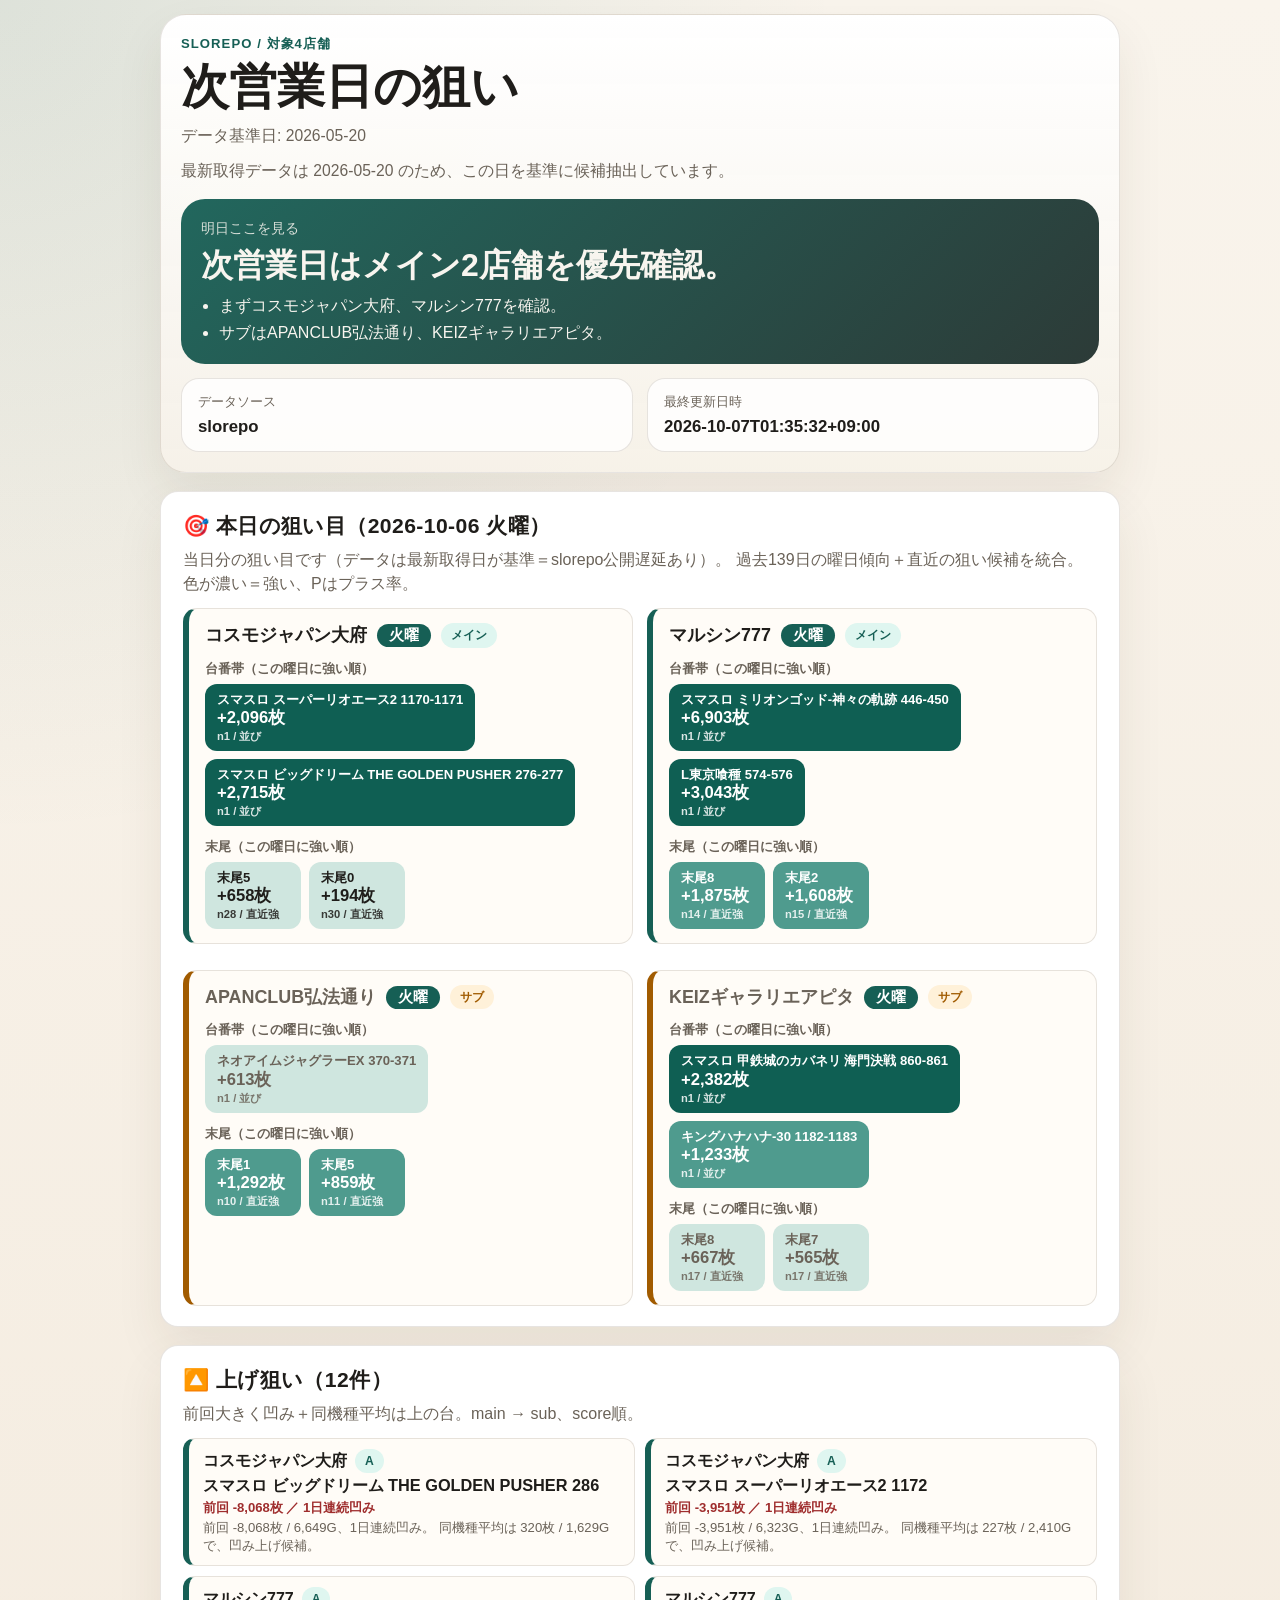
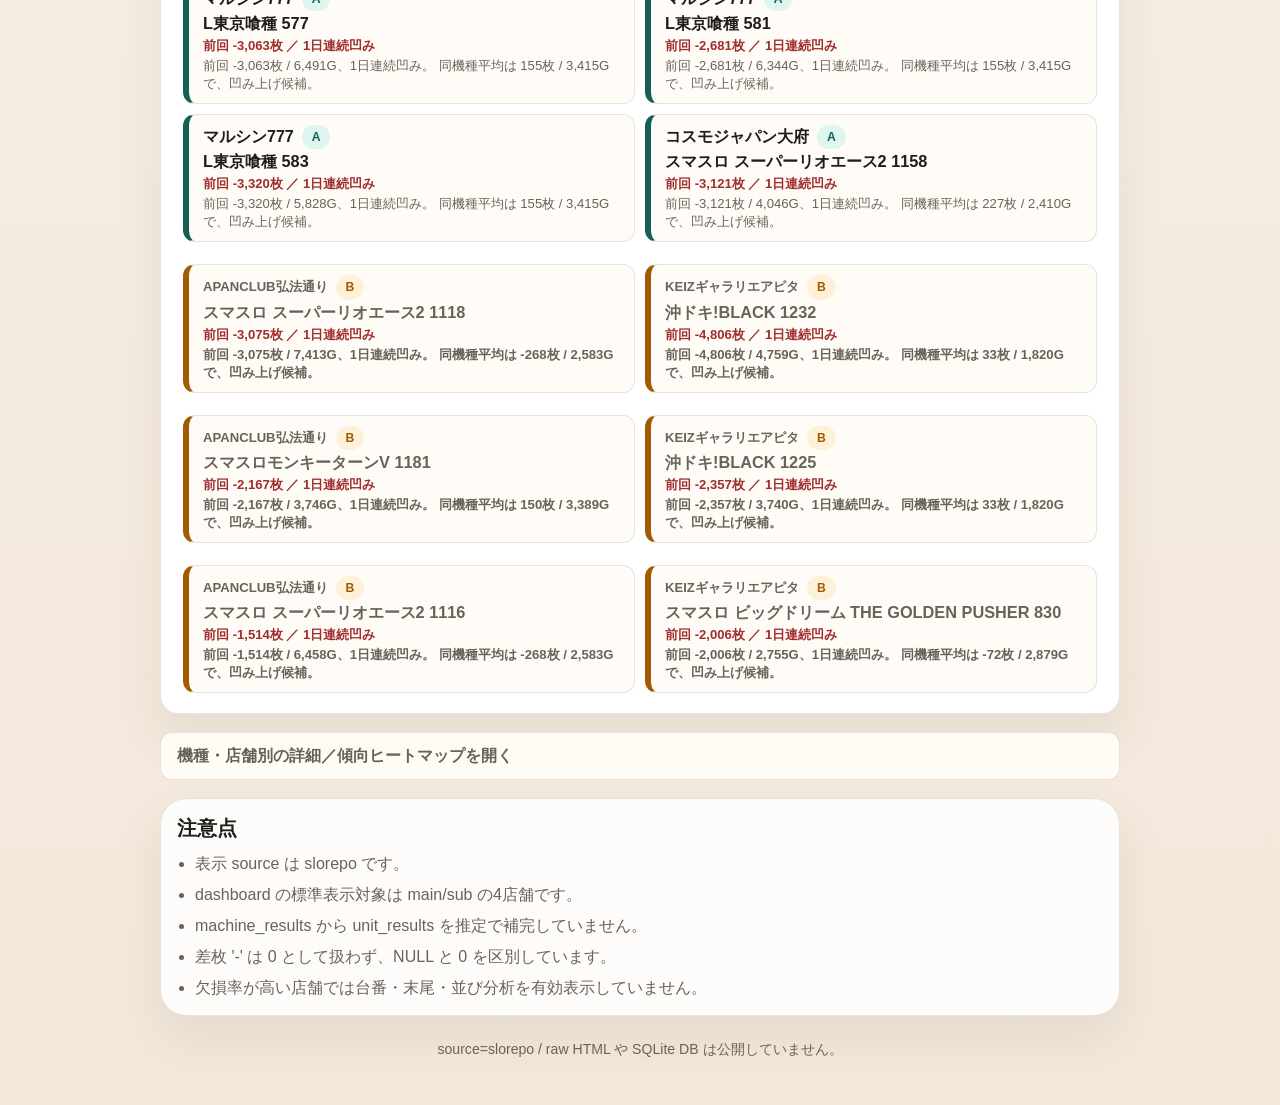
<file: index.html>
<!doctype html>
<html lang="ja">
  <head>
    <meta charset="utf-8">
    <meta name="viewport" content="width=device-width, initial-scale=1">
    <title>Slot Analyzer Dashboard</title>
    <link rel="stylesheet" href="./assets/style.css">
  </head>
  <body>
    <div id="app"></div>
    <script src="./assets/app.js"></script>
  </body>
</html>
</file>
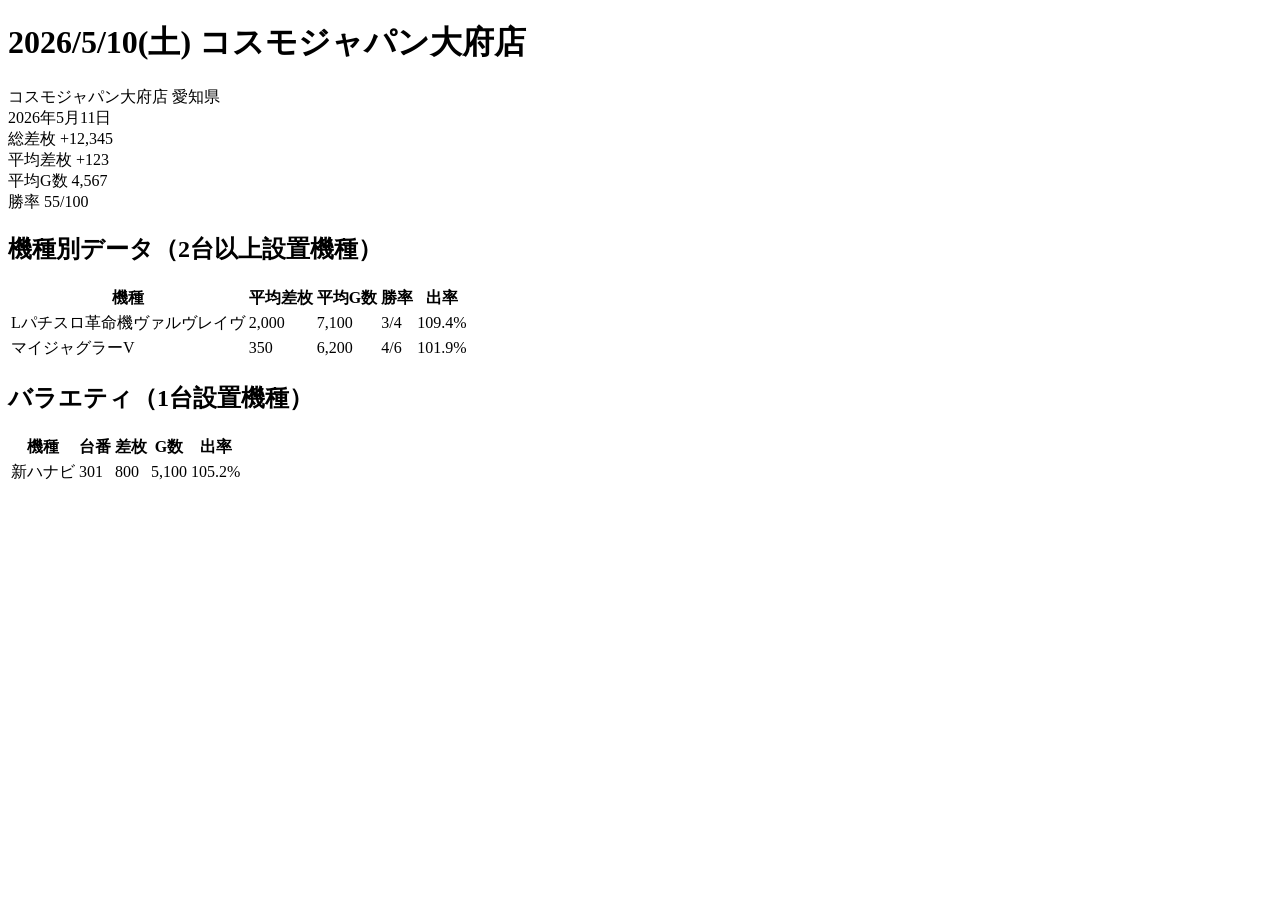
<file: tests/fixtures/minrepo_detail.html>
<!doctype html>
<html lang="ja">
  <body>
    <h1>2026/5/10(土) コスモジャパン大府店</h1>
    <div>コスモジャパン大府店 愛知県</div>
    <div>2026年5月11日</div>
    <div>総差枚 +12,345</div>
    <div>平均差枚 +123</div>
    <div>平均G数 4,567</div>
    <div>勝率 55/100</div>

    <h2>機種別データ（2台以上設置機種）</h2>
    <table>
      <tr>
        <th>機種</th>
        <th>平均差枚</th>
        <th>平均G数</th>
        <th>勝率</th>
        <th>出率</th>
      </tr>
      <tr>
        <td>Lパチスロ革命機ヴァルヴレイヴ</td>
        <td>2,000</td>
        <td>7,100</td>
        <td>3/4</td>
        <td>109.4%</td>
      </tr>
      <tr>
        <td>マイジャグラーV</td>
        <td>350</td>
        <td>6,200</td>
        <td>4/6</td>
        <td>101.9%</td>
      </tr>
    </table>

    <h2>バラエティ（1台設置機種）</h2>
    <table>
      <tr>
        <th>機種</th>
        <th>台番</th>
        <th>差枚</th>
        <th>G数</th>
        <th>出率</th>
      </tr>
      <tr>
        <td>新ハナビ</td>
        <td>301</td>
        <td>800</td>
        <td>5,100</td>
        <td>105.2%</td>
      </tr>
    </table>
  </body>
</html>
</file>
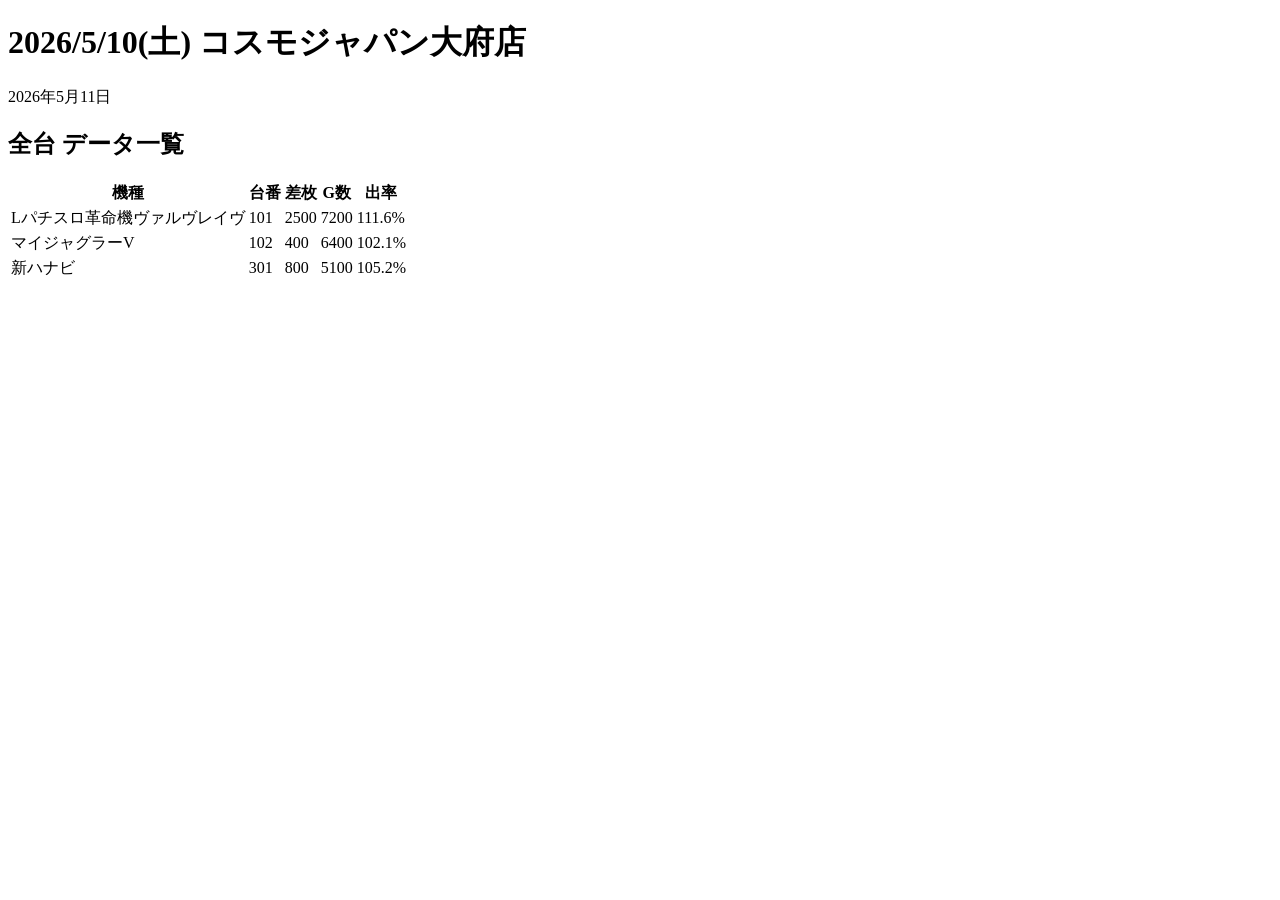
<file: tests/fixtures/minrepo_units.html>
<!doctype html>
<html lang="ja">
  <body>
    <h1>2026/5/10(土) コスモジャパン大府店</h1>
    <div>2026年5月11日</div>

    <h2>全台 データ一覧</h2>
    <table>
      <tr>
        <th>機種</th>
        <th>台番</th>
        <th>差枚</th>
        <th>G数</th>
        <th>出率</th>
      </tr>
      <tr>
        <td>Lパチスロ革命機ヴァルヴレイヴ</td>
        <td>101</td>
        <td>2500</td>
        <td>7200</td>
        <td>111.6%</td>
      </tr>
      <tr>
        <td>マイジャグラーV</td>
        <td>102</td>
        <td>400</td>
        <td>6400</td>
        <td>102.1%</td>
      </tr>
      <tr>
        <td>新ハナビ</td>
        <td>301</td>
        <td>800</td>
        <td>5100</td>
        <td>105.2%</td>
      </tr>
    </table>
  </body>
</html>
</file>
<file: assets/style.css>
:root {
  --bg: #f6f1e8;
  --surface: rgba(255, 252, 247, 0.94);
  --surface-strong: #ffffff;
  --ink: #1f1d1a;
  --muted: #6a6258;
  --line: rgba(122, 108, 90, 0.18);
  --shadow: 0 22px 48px rgba(67, 48, 22, 0.08);
  --grade-a: #165f55;
  --grade-a-soft: #dff6f0;
  --grade-b: #a15b00;
  --grade-b-soft: #fff1d9;
  --grade-c: #9f2d2d;
  --grade-c-soft: #ffe3e0;
  --grade-calm: #e7ddd0;
}

* {
  box-sizing: border-box;
}

body {
  margin: 0;
  font-family: "Hiragino Sans", "Yu Gothic", sans-serif;
  color: var(--ink);
  background:
    radial-gradient(circle at top left, rgba(22, 95, 85, 0.12), transparent 28%),
    linear-gradient(180deg, #f9f4ec 0%, #f2e8da 100%);
}

button,
summary {
  font: inherit;
}

.page {
  width: min(960px, calc(100% - 20px));
  margin: 0 auto;
  padding: 14px 0 32px;
}

.hero,
.group-panel,
.store-card,
.note-card,
.target-panel,
.target-card {
  background: var(--surface);
  border: 1px solid var(--line);
  border-radius: 26px;
  box-shadow: var(--shadow);
}

.hero {
  padding: 20px;
  background: linear-gradient(180deg, rgba(255, 255, 255, 0.98), rgba(246, 241, 232, 0.94));
}

.eyebrow {
  margin: 0;
  color: var(--grade-a);
  font-size: 0.82rem;
  font-weight: 800;
  letter-spacing: 0.08em;
  text-transform: uppercase;
}

.hero-title {
  margin: 8px 0 0;
  font-size: clamp(1.9rem, 4vw, 3rem);
  line-height: 1.08;
}

.hero-copy {
  margin: 10px 0 0;
  color: var(--muted);
  font-size: 0.98rem;
  line-height: 1.6;
}

.summary-card {
  margin-top: 16px;
  padding: 20px;
  border-radius: 24px;
  background: linear-gradient(135deg, rgba(22, 95, 85, 0.95), rgba(27, 43, 40, 0.92));
  color: #f8f5ef;
}

.summary-kicker {
  margin: 0;
  font-size: 0.9rem;
  opacity: 0.85;
}

.summary-title {
  margin: 8px 0 0;
  font-size: clamp(1.35rem, 3vw, 2rem);
  line-height: 1.2;
}

.summary-lines {
  margin: 12px 0 0;
  padding-left: 18px;
}

.summary-lines li + li {
  margin-top: 6px;
}

.group-head h2,
.note-card h2 {
  margin: 0;
  font-size: 1.24rem;
}

.group-copy,
.detail-grid p {
  margin: 8px 0 0;
  color: var(--muted);
  line-height: 1.5;
}

.meta-row,
.target-grid,
.group-grid,
.detail-grid {
  display: grid;
  gap: 14px;
}

.meta-row {
  grid-template-columns: 1fr 1fr;
  margin-top: 14px;
}

.meta-chip {
  padding: 14px 16px;
  border-radius: 18px;
  border: 1px solid var(--line);
  background: rgba(255, 255, 255, 0.82);
}

.meta-label,
.summary-label {
  color: var(--muted);
  font-size: 0.82rem;
}

.meta-value {
  margin-top: 6px;
  font-size: 1.05rem;
  font-weight: 800;
}

.target-panel {
  margin-top: 18px;
  padding: 18px;
}

.target-panel h2,
.target-card h3 {
  margin: 0;
}

.target-copy {
  margin: 8px 0 0;
  color: var(--muted);
  line-height: 1.5;
}

.target-grid {
  grid-template-columns: 1fr;
  margin-top: 14px;
}

.target-card {
  padding: 16px;
  border-radius: 18px;
  background: rgba(255, 255, 255, 0.92);
}

.focus-grid {
  display: grid;
  grid-template-columns: 1fr;
  gap: 12px;
  margin-top: 12px;
}

.focus-card {
  padding: 15px;
  border-radius: 20px;
  border: 1px solid var(--line);
  background: #ffffff;
  overflow-wrap: anywhere;
}

.focus-card.main {
  border-color: rgba(22, 95, 85, 0.24);
}

.focus-card.sub {
  border-color: rgba(161, 91, 0, 0.24);
}

.focus-title {
  margin: 8px 0 0;
  font-size: 1.08rem;
  line-height: 1.4;
}

.focus-detail {
  margin: 8px 0 0;
  font-size: 0.95rem;
  line-height: 1.55;
}

.focus-kicker {
  margin: 6px 0 0;
  color: var(--muted);
  font-size: 0.86rem;
}

.focus-scoreline {
  margin: 8px 0 0;
  color: var(--muted);
  font-size: 0.78rem;
}

.target-section-title {
  margin: 18px 0 0;
  font-size: 1.08rem;
}

.section-title {
  margin: 20px 0 0;
  font-size: 1.22rem;
}

.section-copy {
  margin: 8px 0 0;
  color: var(--muted);
  line-height: 1.55;
}

.priority-overview {
  margin-top: 14px;
  display: grid;
  grid-template-columns: 1fr;
  gap: 12px;
}

.coverage-panel {
  margin-top: 16px;
}

.trend-panel {
  margin-top: 18px;
  padding: 18px;
}

.trend-grid {
  display: grid;
  grid-template-columns: 1fr;
  gap: 14px;
  margin-top: 14px;
}

.trend-store-card {
  padding: 16px;
  border-radius: 20px;
  border: 1px solid var(--line);
  background: rgba(255, 255, 255, 0.92);
}

.trend-title {
  margin: 10px 0 0;
  font-size: 1.08rem;
}

.trend-summary {
  margin: 10px 0 0;
  color: var(--ink);
  line-height: 1.6;
}

.trend-subtitle {
  margin: 14px 0 0;
  font-size: 0.96rem;
}

.trend-list {
  margin: 8px 0 0;
  padding-left: 18px;
}

.trend-list li + li {
  margin-top: 6px;
}

.trend-caption {
  margin: 6px 0 0;
  color: var(--muted);
  font-size: 0.88rem;
  line-height: 1.5;
}

.tomorrow-ribbon {
  display: grid;
  grid-template-columns: 1fr;
  gap: 10px;
  margin-top: 14px;
}

.ribbon-row {
  padding: 12px 14px;
  border-radius: 16px;
  border: 1px solid var(--line);
  background: rgba(255, 255, 255, 0.92);
  display: flex;
  flex-direction: column;
  gap: 6px;
}

.ribbon-head {
  display: flex;
  align-items: center;
  gap: 8px;
  flex-wrap: wrap;
}

.ribbon-store {
  font-weight: 800;
  font-size: 1.02rem;
  overflow-wrap: anywhere;
}

.ribbon-line {
  color: var(--ink);
  font-size: 0.92rem;
  line-height: 1.55;
  overflow-wrap: anywhere;
}

.trend-front {
  margin: 8px 0 0;
  padding: 12px 14px;
  border-radius: 16px;
  border: 1px solid var(--line);
  background: rgba(255, 255, 255, 0.7);
}

.trend-front-name {
  font-weight: 800;
  font-size: 1rem;
  overflow-wrap: anywhere;
}

.trend-front-metric {
  margin: 6px 0 0;
  color: var(--ink);
  font-size: 0.9rem;
  line-height: 1.5;
  overflow-wrap: anywhere;
}

.trend-front-reason {
  margin: 6px 0 0;
  color: var(--muted);
  font-size: 0.9rem;
  line-height: 1.55;
  overflow-wrap: anywhere;
}

.trend-empty {
  margin: 8px 0 0;
  color: var(--muted);
  font-size: 0.92rem;
  line-height: 1.55;
  overflow-wrap: anywhere;
}

.trend-tag {
  display: inline-block;
  margin-top: 6px;
  padding: 2px 10px;
  border-radius: 999px;
  background: rgba(22, 95, 85, 0.12);
  color: var(--grade-a);
  font-size: 0.78rem;
  font-weight: 700;
}

.recent-grid {
  display: grid;
  grid-template-columns: 1fr;
  gap: 14px;
  margin-top: 14px;
}

.recent-store-card {
  padding: 16px;
  border-radius: 20px;
  border: 1px solid var(--line);
  background: rgba(255, 255, 255, 0.92);
}

.recent-title {
  margin: 10px 0 0;
  font-size: 1.08rem;
  overflow-wrap: anywhere;
}

.recent-day {
  margin: 10px 0 0;
  padding: 12px 14px;
  border-radius: 16px;
  border: 1px solid var(--line);
  background: rgba(255, 255, 255, 0.7);
}

.recent-day-head {
  font-weight: 800;
  font-size: 0.98rem;
}

.recent-day-metric {
  margin: 6px 0 0;
  color: var(--muted);
  font-size: 0.9rem;
  line-height: 1.55;
  overflow-wrap: anywhere;
}

.recent-machine-list {
  margin: 8px 0 0;
  padding-left: 18px;
}

.recent-machine-list li + li {
  margin-top: 4px;
}

.recent-machine-meta {
  color: var(--muted);
  font-size: 0.86rem;
  overflow-wrap: anywhere;
}

.pattern-grid {
  display: grid;
  grid-template-columns: 1fr;
  gap: 14px;
  margin-top: 14px;
}

.pattern-store-card {
  padding: 16px;
  border-radius: 20px;
  border: 1px solid var(--line);
  background: rgba(255, 255, 255, 0.92);
}

.pattern-title {
  margin: 10px 0 0;
  font-size: 1.08rem;
  overflow-wrap: anywhere;
}

.pattern-list {
  margin: 8px 0 0;
  padding-left: 18px;
}

.pattern-list li {
  margin: 4px 0 0;
  color: var(--ink);
  font-size: 0.9rem;
  line-height: 1.55;
  overflow-wrap: anywhere;
}

.pattern-list li strong {
  display: inline-block;
  min-width: 1.4em;
  color: var(--grade-a);
}

.heat-grid {
  display: grid;
  grid-template-columns: 3.4em repeat(7, 1fr);
  gap: 3px;
  margin: 8px 0 0;
}

.heat-cell {
  display: flex;
  align-items: center;
  justify-content: center;
  min-height: 26px;
  border-radius: 6px;
  font-size: 0.62rem;
  font-weight: 700;
  color: #1f1d1a;
  overflow: hidden;
}

.heat-head {
  font-size: 0.74rem;
  color: var(--muted);
  background: transparent;
}

.heat-label {
  justify-content: flex-start;
  font-size: 0.74rem;
  font-weight: 800;
  color: var(--ink);
  background: transparent;
}

.heat-5 { background: #0f5f53; color: #fff; }
.heat-4 { background: #4f9b8e; color: #fff; }
.heat-3 { background: #cfe6df; }
.heat-2 { background: #f6dfb6; }
.heat-1 { background: #f3c2bc; }
.heat-na {
  background:
    repeating-linear-gradient(
      45deg,
      rgba(122, 108, 90, 0.12),
      rgba(122, 108, 90, 0.12) 3px,
      transparent 3px,
      transparent 6px
    );
  color: var(--muted);
}

.heat-meta {
  grid-column: 1 / -1;
  display: flex;
  align-items: center;
  gap: 8px;
  flex-wrap: wrap;
  margin: 2px 0 8px;
  font-size: 0.82rem;
  color: var(--muted);
}

.pbar {
  flex: 1;
  min-width: 70px;
  height: 8px;
  border-radius: 999px;
  background: rgba(122, 108, 90, 0.16);
  overflow: hidden;
}

.pbar-fill {
  display: block;
  height: 100%;
  background: linear-gradient(90deg, #4f9b8e, #0f5f53);
}

.chip-row {
  display: flex;
  flex-wrap: wrap;
  gap: 6px;
  margin: 8px 0 0;
}

.event-chip {
  padding: 4px 10px;
  border-radius: 999px;
  font-size: 0.8rem;
  font-weight: 700;
}

.ev-up { background: var(--grade-a-soft); color: var(--grade-a); }
.ev-down { background: var(--grade-c-soft); color: var(--grade-c); }

.cycle-list {
  display: flex;
  flex-direction: column;
  gap: 6px;
  margin: 8px 0 0;
}

.cycle-chip {
  font-size: 0.86rem;
  color: var(--ink);
  overflow-wrap: anywhere;
}

.cycle-dots {
  letter-spacing: 1px;
  color: var(--grade-a);
  font-size: 0.8rem;
}

.coverage-grid {
  display: grid;
  grid-template-columns: 1fr;
  gap: 12px;
  margin-top: 12px;
}

.coverage-card {
  padding: 16px;
  border-radius: 18px;
  border: 1px solid var(--line);
  background: rgba(255, 255, 255, 0.9);
}

.coverage-card.normal {
  border-color: rgba(22, 95, 85, 0.24);
}

.coverage-card.caution {
  border-color: rgba(161, 91, 0, 0.24);
  background: rgba(255, 247, 230, 0.92);
}

.coverage-card.warning {
  border-color: rgba(159, 45, 45, 0.24);
  background: rgba(255, 235, 232, 0.92);
}

.coverage-top {
  display: flex;
  justify-content: space-between;
  gap: 12px;
  align-items: flex-start;
}

.coverage-title {
  margin: 0;
  font-size: 1.02rem;
}

.coverage-days {
  margin-top: 8px;
  font-size: 1.1rem;
  font-weight: 800;
}

.coverage-meta {
  margin: 8px 0 0;
  color: var(--muted);
  font-size: 0.9rem;
  line-height: 1.5;
}

.priority-card {
  padding: 16px;
  border-radius: 18px;
  border: 1px solid var(--line);
  background: rgba(255, 255, 255, 0.82);
}

.priority-card.main {
  border-color: rgba(22, 95, 85, 0.24);
}

.priority-card.sub {
  border-color: rgba(161, 91, 0, 0.24);
}

.priority-card.watch {
  border-color: rgba(122, 108, 90, 0.22);
}

.tier-row {
  display: grid;
  grid-template-columns: repeat(2, minmax(0, 1fr));
  gap: 10px;
  margin-top: 12px;
}

.tier-chip {
  padding: 12px;
  border-radius: 16px;
  text-align: center;
  background: rgba(255, 255, 255, 0.88);
  border: 1px solid var(--line);
}

.tier-label {
  color: var(--muted);
  font-size: 0.8rem;
}

.tier-value {
  margin-top: 6px;
  font-size: 1.15rem;
  font-weight: 800;
}

.candidate-list {
  margin: 12px 0 0;
  padding-left: 18px;
  color: var(--muted);
}

.candidate-list li + li {
  margin-top: 10px;
}

.candidate-meta {
  display: block;
  margin-top: 4px;
  font-size: 0.9rem;
}

.focus-details {
  margin-top: 12px;
  border-top: 1px solid var(--line);
  padding-top: 10px;
}

.focus-details summary {
  cursor: pointer;
  list-style: none;
  font-weight: 800;
  font-size: 0.96rem;
}

.focus-details summary::-webkit-details-marker {
  display: none;
}

.focus-details summary::after {
  content: "＋";
  margin-left: 8px;
}

.focus-details[open] summary::after {
  content: "−";
}

.focus-details-grid {
  display: grid;
  grid-template-columns: 1fr;
  gap: 10px;
  margin-top: 12px;
}

.metric-negative {
  color: var(--grade-c);
  font-weight: 800;
}

.metric-strong {
  color: var(--ink);
  font-weight: 800;
}

.note-card {
  margin-top: 18px;
  padding: 16px;
  background: rgba(255, 255, 255, 0.86);
}

.group-panel {
  margin-top: 22px;
  padding: 20px;
}

.group-panel.compact {
  padding: 16px;
  opacity: 0.92;
}

.group-head {
  display: flex;
  justify-content: space-between;
  gap: 14px;
  align-items: flex-start;
}

.group-panel[data-grade="A"] {
  border-color: rgba(22, 95, 85, 0.18);
}

.group-panel[data-grade="B"] {
  border-color: rgba(161, 91, 0, 0.2);
  background: linear-gradient(180deg, rgba(255, 252, 247, 0.96), rgba(255, 247, 230, 0.94));
}

.group-panel[data-grade="C"] {
  border-color: rgba(159, 45, 45, 0.2);
  background: linear-gradient(180deg, rgba(255, 252, 247, 0.96), rgba(255, 235, 232, 0.94));
}

.group-count {
  min-width: 82px;
  padding: 10px 12px;
  border-radius: 18px;
  text-align: center;
  background: rgba(255, 255, 255, 0.88);
  border: 1px solid var(--line);
}

.group-count strong {
  display: block;
  font-size: 1.3rem;
}

.group-grid {
  grid-template-columns: repeat(auto-fit, minmax(280px, 1fr));
  margin-top: 18px;
}

.empty-note {
  margin: 18px 0 0;
  padding: 16px;
  border-radius: 18px;
  background: rgba(255, 255, 255, 0.7);
  color: var(--muted);
}

.store-card {
  padding: 18px;
  display: flex;
  flex-direction: column;
  gap: 14px;
}

.store-card[data-grade="A"] {
  border-color: rgba(22, 95, 85, 0.18);
}

.store-card[data-grade="B"] {
  border-color: rgba(161, 91, 0, 0.24);
  background: linear-gradient(180deg, rgba(255, 255, 255, 0.96), rgba(255, 246, 225, 0.9));
}

.store-card[data-grade="C"] {
  border-color: rgba(159, 45, 45, 0.24);
  background: linear-gradient(180deg, rgba(255, 255, 255, 0.96), rgba(255, 235, 232, 0.92));
}

.store-top {
  display: flex;
  justify-content: space-between;
  gap: 14px;
  align-items: flex-start;
}

.store-title {
  margin: 0;
  font-size: 1.12rem;
}

.badge-row {
  display: flex;
  flex-wrap: wrap;
  gap: 8px;
  justify-content: flex-end;
}

.badge {
  display: inline-flex;
  align-items: center;
  border-radius: 999px;
  padding: 6px 10px;
  font-size: 0.76rem;
  font-weight: 800;
  line-height: 1;
}

.badge.grade-a,
.badge.ok {
  background: var(--grade-a-soft);
  color: var(--grade-a);
}

.badge.grade-b,
.badge.warn {
  background: var(--grade-b-soft);
  color: var(--grade-b);
}

.badge.grade-c,
.badge.danger {
  background: var(--grade-c-soft);
  color: var(--grade-c);
}

.store-reason {
  margin: 0;
  color: var(--muted);
  font-size: 1.02rem;
  line-height: 1.6;
}

.detail-box {
  border-top: 1px solid var(--line);
  padding-top: 12px;
}

.detail-box summary {
  cursor: pointer;
  font-weight: 800;
  list-style: none;
}

.detail-box summary::-webkit-details-marker {
  display: none;
}

.detail-box summary::after {
  content: "＋";
  margin-left: 8px;
}

.detail-box[open] summary::after {
  content: "−";
}

.detail-grid {
  margin-top: 14px;
  grid-template-columns: repeat(2, minmax(0, 1fr));
}

.detail-item {
  padding: 12px;
  border-radius: 16px;
  border: 1px solid var(--line);
  background: rgba(255, 255, 255, 0.78);
}

.detail-item strong {
  display: block;
  margin-bottom: 6px;
}

.detail-list {
  margin: 0;
  padding-left: 18px;
  color: var(--muted);
}

.detail-list li + li {
  margin-top: 4px;
}

.footer {
  margin-top: 24px;
  color: var(--muted);
  font-size: 0.88rem;
  text-align: center;
}

@media (max-width: 720px) {
  .page {
    width: min(100% - 14px, 960px);
    padding-top: 10px;
  }

  .hero,
  .group-panel,
  .store-card,
  .target-panel,
  .note-card {
    border-radius: 20px;
  }

  .hero,
  .group-panel,
  .target-panel {
    padding: 16px;
  }

  .summary-card {
    padding: 18px;
  }

  .group-head,
  .store-top,
  .coverage-top {
    flex-direction: column;
  }

  .badge-row {
    justify-content: flex-start;
  }

  .detail-grid,
  .meta-row,
  .target-grid,
  .group-grid {
    grid-template-columns: 1fr;
  }
}

@media (min-width: 900px) {
  .target-grid {
    grid-template-columns: repeat(2, minmax(0, 1fr));
  }

  .focus-grid {
    grid-template-columns: repeat(2, minmax(0, 1fr));
  }

  .priority-overview {
    grid-template-columns: repeat(2, minmax(0, 1fr));
  }
}

.aim-panel {
  background: var(--surface-strong);
  border: 1px solid var(--line);
  border-radius: 18px;
  padding: 20px 22px;
  margin: 18px 0;
  box-shadow: var(--shadow);
}

.aim-panel > h2 {
  margin: 0 0 4px;
  font-size: 1.32rem;
  letter-spacing: 0.02em;
}

.aim-grid {
  display: grid;
  grid-template-columns: 1fr;
  gap: 14px;
  margin-top: 12px;
}

.aim-store-card {
  border: 1px solid var(--line);
  border-left: 6px solid var(--grade-calm);
  border-radius: 14px;
  padding: 14px 16px;
  background: var(--surface);
}

.aim-store-card.aim-main {
  border-left-color: var(--grade-a);
}

.aim-store-card.aim-sub {
  border-left-color: var(--grade-b);
}

.aim-store-head {
  display: flex;
  align-items: center;
  gap: 10px;
  flex-wrap: wrap;
}

.aim-store-head h3 {
  margin: 0;
  font-size: 1.12rem;
}

.aim-wd {
  font-size: 0.92rem;
  font-weight: 800;
  color: #fff;
  background: var(--grade-a);
  border-radius: 999px;
  padding: 2px 12px;
}

.aim-sub {
  margin: 12px 0 0;
  font-size: 0.82rem;
  font-weight: 700;
  color: var(--muted);
}

.aim-chips {
  display: flex;
  flex-wrap: wrap;
  gap: 8px;
  margin-top: 6px;
}

.aim-chip {
  display: flex;
  flex-direction: column;
  align-items: flex-start;
  min-width: 96px;
  padding: 8px 12px;
  border-radius: 12px;
  line-height: 1.25;
}

.aim-chip-label {
  font-size: 0.82rem;
  font-weight: 800;
}

.aim-chip-value {
  font-size: 1.04rem;
  font-weight: 800;
}

.aim-chip-meta {
  font-size: 0.7rem;
  font-weight: 600;
  opacity: 0.85;
}

.raise-grid {
  display: grid;
  grid-template-columns: 1fr;
  gap: 10px;
  margin-top: 12px;
}

.raise-card {
  border: 1px solid var(--line);
  border-left: 6px solid var(--grade-calm);
  border-radius: 12px;
  padding: 10px 14px;
  background: var(--surface);
}

.raise-card.aim-main {
  border-left-color: var(--grade-a);
}

.raise-card.aim-sub {
  border-left-color: var(--grade-b);
}

.raise-head {
  display: flex;
  align-items: center;
  gap: 8px;
}

.raise-name {
  font-size: 1.02rem;
  font-weight: 800;
  margin-top: 2px;
}

.raise-meta {
  font-size: 0.82rem;
  color: var(--grade-c);
  font-weight: 700;
  margin-top: 2px;
}

.raise-reason {
  font-size: 0.82rem;
  color: var(--muted);
  margin-top: 2px;
}

details.lowprio {
  margin: 18px 0;
}

details.lowprio > summary {
  cursor: pointer;
  font-weight: 800;
  font-size: 1.02rem;
  padding: 12px 16px;
  background: var(--surface);
  border: 1px solid var(--line);
  border-radius: 12px;
  list-style: none;
  color: var(--muted);
}

details.lowprio[open] > summary {
  margin-bottom: 8px;
}

@media (min-width: 900px) {
  .aim-grid {
    grid-template-columns: repeat(2, minmax(0, 1fr));
  }

  .raise-grid {
    grid-template-columns: repeat(2, minmax(0, 1fr));
  }
}
</file>
